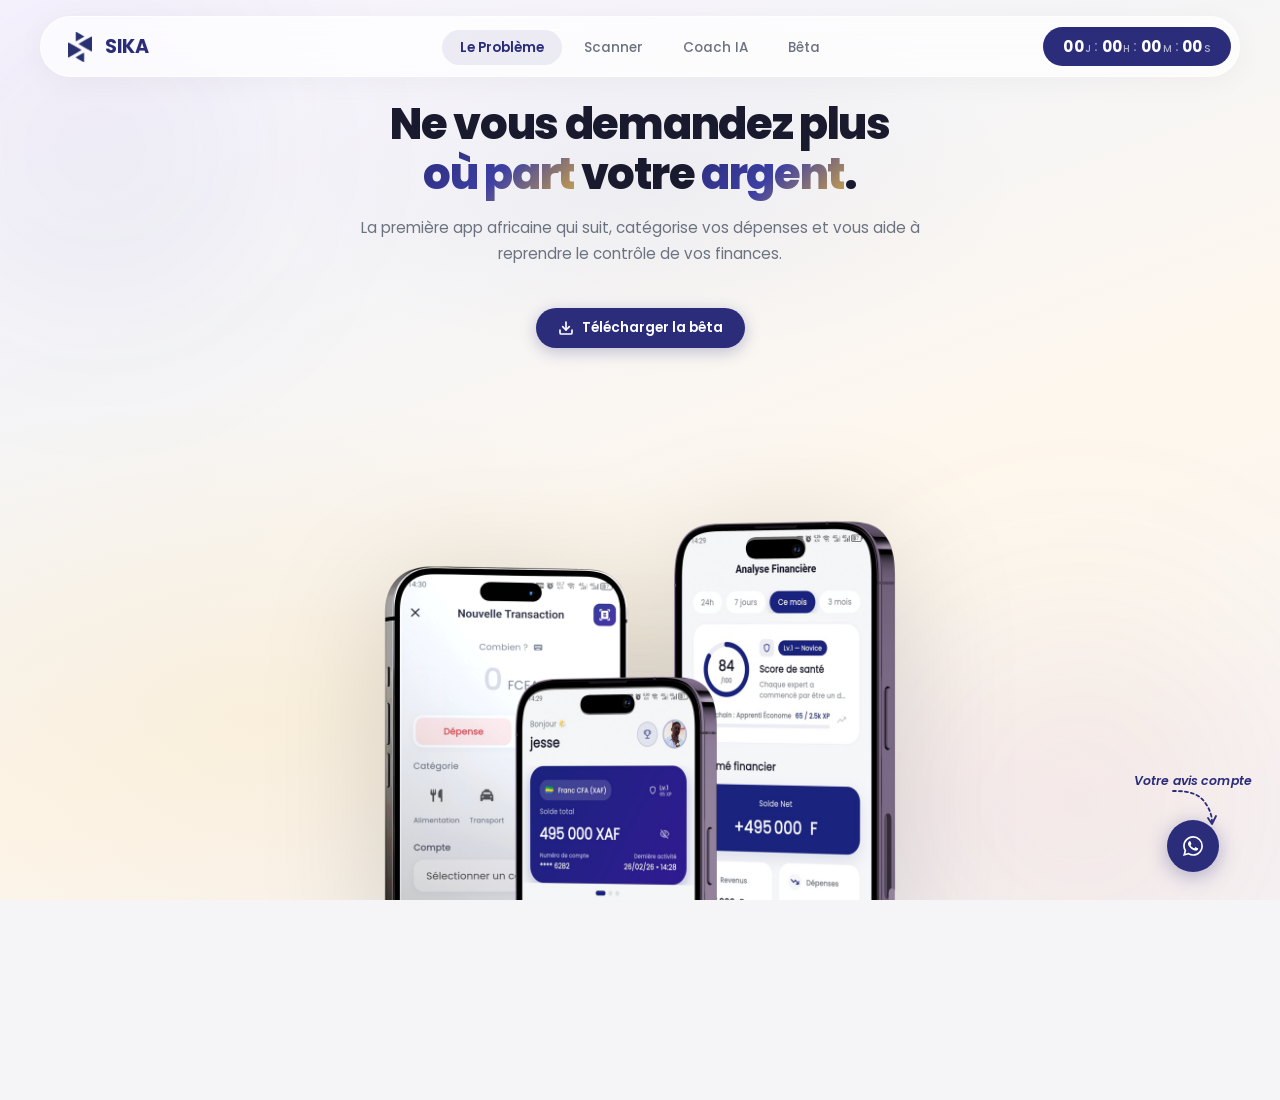
<file: index.html>
<!DOCTYPE html>
<html lang="fr">

<head>
    <meta charset="UTF-8">
    <meta name="viewport" content="width=device-width, initial-scale=1.0">
    <title>SIKA — L'app gabonaise qui gère votre budget à votre place</title>
    <meta name="description"
        content="SIKA scanne vos reçus, catégorise vos SMS bancaires (Airtel, Moov, UBA) et vous aide à épargner. Rejoignez la bêta.">
    <link rel="icon" type="image/png" href="img/Logo.png">
    <link rel="preconnect" href="https://fonts.googleapis.com">
    <link rel="preconnect" href="https://fonts.gstatic.com" crossorigin>
    <link href="https://fonts.googleapis.com/css2?family=Poppins:wght@300;400;500;600;700;800&display=swap"
        rel="stylesheet">
    <link rel="stylesheet" href="styles.css">

    <!-- PostHog Analytics -->
    <script>
        !function (t, e) { var o, n, p, r; e.__SV || (window.posthog = e, e._i = [], e.init = function (i, s, a) { function g(t, e) { var o = e.split("."); 2 == o.length && (t = t[o[0]], e = o[1]), t[e] = function () { t.push([e].concat(Array.prototype.slice.call(arguments, 0))) } } (p = t.createElement("script")).type = "text/javascript", p.async = !0, p.src = s.api_host.replace(/\/$/, '') + "/static/array.js", (r = t.getElementsByTagName("script")[0]).parentNode.insertBefore(p, r); var u = e; for (void 0 !== a ? u = e[a] = [] : a = "posthog", u.people = u.people || [], u.toString = function (t) { var e = "posthog"; return "posthog" !== a && (e += "." + a), t || (e += " (stub)"), e }, u.people.toString = function () { return u.toString(1) + ".people (stub)" }, o = "init capture register register_once register_for_session unregister opt_out_capturing has_opted_out_capturing opt_in_capturing reset isFeatureEnabled onFeatureFlags getFeatureFlag getFeatureFlagPayload reloadFeatureFlags group identify setPersonProperties setPersonPropertiesForFlags resetPersonPropertiesForFlags setGroupPropertiesForFlags resetGroupPropertiesForFlags".split(" "), n = 0; n < o.length; n++)g(u, o[n]); e._i.push([i, s, a]) }, e.__SV = 1) }(document, window.posthog || []);
        posthog.init('phc_7uEZqcRFLUEUzhjjLvRkpLwQJwjXhKTSuQkO2NCC2gE', {
            api_host: 'https://eu.i.posthog.com',
            person_profiles: 'identified_only'
        });
    </script>
</head>

<body>
    <!-- Decorative gradient blobs -->
    <div class="blob blob-1"></div>
    <div class="blob blob-2"></div>

    <!-- HEADER / NAV -->
    <header class="header">
        <nav class="nav">
            <a href="#" class="logo">
                <img src="img/Logo.png" alt="SIKA Logo" class="logo-img">
                <span class="logo-text">SIKA</span>
            </a>
            <ul class="nav-links" id="navLinks">
                <li><a href="#" class="nav-link active" data-slide="0">Le Problème</a></li>
                <li><a href="#" class="nav-link" data-slide="1">Scanner</a></li>
                <li><a href="#" class="nav-link" data-slide="2">Coach IA</a></li>
                <li><a href="#" class="nav-link" data-slide="3">Bêta</a></li>
            </ul>
            <!-- Countdown to March 31 -->
            <div class="countdown-wrapper">
                <div class="countdown" id="countdown">
                    <div class="countdown-unit">
                        <span class="countdown-value" id="cd-days">--</span>
                        <span class="countdown-suffix">j</span>
                    </div>
                    <span class="countdown-sep">:</span>
                    <div class="countdown-unit">
                        <span class="countdown-value" id="cd-hours">--</span>
                        <span class="countdown-suffix">h</span>
                    </div>
                    <span class="countdown-sep">:</span>
                    <div class="countdown-unit">
                        <span class="countdown-value" id="cd-minutes">--</span>
                        <span class="countdown-suffix">m</span>
                    </div>
                    <span class="countdown-sep">:</span>
                    <div class="countdown-unit">
                        <span class="countdown-value" id="cd-seconds">--</span>
                        <span class="countdown-suffix">s</span>
                    </div>
                </div>
            </div>
        </nav>
    </header>

    <!-- HERO SECTION -->
    <main class="hero">
        <!-- Text slider — no visible controls -->
        <div class="hero-content">
            <div class="slider" id="heroSlider">
                <!-- Slide 1 — Le Problème -->
                <div class="slide active">
                    <h1 class="hero-title">
                        Ne vous demandez plus<br>
                        <span class="highlight">où part</span> votre <span class="highlight">argent</span>.
                    </h1>
                    <p class="hero-subtitle">
                        La première app africaine qui suit, catégorise vos dépenses et vous aide
                        à reprendre le contrôle de vos finances.
                    </p>
                </div>
                <!-- Slide 2 — Scanner -->
                <div class="slide">
                    <h1 class="hero-title">
                        Fini les calculs.<br>
                        <span class="highlight">Scannez vos reçus</span>, SIKA <span class="highlight">s'occupe du
                            reste</span>.
                    </h1>
                    <p class="hero-subtitle">
                        Scannez vos tickets, factures etc... en un clic.
                        L'IA extrait le montant et le marchand instantanément.
                        Zéro saisie manuelle.
                    </p>
                </div>
                <!-- Slide 3 — Coach IA -->
                <div class="slide">
                    <h1 class="hero-title">
                        Votre coach financier qui<br>
                        vous dit <span class="highlight">quand</span> <span class="highlight">freiner</span>.
                    </h1>
                    <p class="hero-subtitle">
                        Trop de data internet ? Trop de sorties ? L'IA analyse vos
                        habitudes et vous donne des conseils personnalisés pour mieux
                        épargner.
                    </p>
                </div>
                <!-- Slide 4 — Bêta -->
                <div class="slide">
                    <h1 class="hero-title">
                        Construisons <span class="highlight">SIKA</span><br>
                        <span class="highlight">ensemble</span>.
                    </h1>
                    <p class="hero-subtitle">
                        En tant que bêta-testeur, votre avis façonne l'application.
                        Signalez un bug, suggérez une fonctionnalité ou partagez votre
                        expérience. Chaque retour nous rapproche du lancement officiel.
                    </p>
                </div>
            </div>

            <button type="button" class="btn-download-hero" id="openModal">
                <svg width="16" height="16" viewBox="0 0 24 24" fill="none" stroke="currentColor" stroke-width="2.5"
                    stroke-linecap="round" stroke-linejoin="round">
                    <path d="M21 15v4a2 2 0 0 1-2 2H5a2 2 0 0 1-2-2v-4" />
                    <polyline points="7 10 12 15 17 10" />
                    <line x1="12" y1="15" x2="12" y2="3" />
                </svg>
                Télécharger la bêta
            </button>
        </div>

        <!-- Phone mockups at the bottom center -->
        <div class="hero-mockup">
            <div class="mockup-glow"></div>
            <img src="img/mockup.png" alt="SIKA App Screenshots" class="mockup-img">
        </div>
    </main>

    <!-- DOWNLOAD MODAL -->
    <div class="modal-overlay" id="modalOverlay">
        <div class="modal">
            <button class="modal-close" id="modalClose">
                <svg width="20" height="20" viewBox="0 0 24 24" fill="none" stroke="currentColor" stroke-width="2.5"
                    stroke-linecap="round" stroke-linejoin="round">
                    <line x1="18" y1="6" x2="6" y2="18" />
                    <line x1="6" y1="6" x2="18" y2="18" />
                </svg>
            </button>

            <div class="modal-logo">
                <img src="img/Logo.png" alt="SIKA" width="40" height="40">
            </div>

            <!-- Step 1: Email form -->
            <div class="modal-step" id="modalStep1">
                <h2 class="modal-title">Accédez à la version bêta</h2>
                <p class="modal-desc">
                    Vous êtes sur le point de télécharger la <strong>version bêta</strong> de SIKA,
                    avant le lancement officiel de l'application. Entrez votre adresse e-mail pour continuer.
                </p>

                <div class="modal-countdown">
                    <span class="modal-countdown-label">Lancement officiel dans</span>
                    <div class="modal-countdown-timer">
                        <span id="modal-days">--</span>j
                        <span class="modal-cd-sep">:</span>
                        <span id="modal-hours">--</span>h
                        <span class="modal-cd-sep">:</span>
                        <span id="modal-min">--</span>m
                        <span class="modal-cd-sep">:</span>
                        <span id="modal-sec">--</span>s
                    </div>
                </div>

                <form class="modal-form" id="betaForm">
                    <div class="input-wrapper">
                        <svg width="18" height="18" viewBox="0 0 24 24" fill="none" stroke="currentColor"
                            stroke-width="2" stroke-linecap="round" stroke-linejoin="round">
                            <rect x="2" y="4" width="20" height="16" rx="2" />
                            <path d="m22 7-8.97 5.7a1.94 1.94 0 0 1-2.06 0L2 7" />
                        </svg>
                        <input type="email" id="emailInput" placeholder="votre@email.com" required autocomplete="email">
                    </div>
                    <button type="submit" class="modal-submit">
                        Continuer
                        <svg width="16" height="16" viewBox="0 0 24 24" fill="none" stroke="currentColor"
                            stroke-width="2.5" stroke-linecap="round" stroke-linejoin="round">
                            <path d="M5 12h14" />
                            <path d="m12 5 7 7-7 7" />
                        </svg>
                    </button>
                </form>
                <p class="modal-legal">En continuant, vous acceptez de recevoir des actualités sur SIKA.</p>
            </div>

            <!-- Step 2: Download -->
            <div class="modal-step hidden" id="modalStep2">
                <div class="modal-success-icon">
                    <svg width="40" height="40" viewBox="0 0 24 24" fill="none" stroke="currentColor" stroke-width="2"
                        stroke-linecap="round" stroke-linejoin="round">
                        <path d="M22 11.08V12a10 10 0 1 1-5.93-9.14" />
                        <polyline points="22 4 12 14.01 9 11.01" />
                    </svg>
                </div>
                <h2 class="modal-title">Merci !</h2>
                <p class="modal-desc">Votre accès bêta est prêt. Cliquez ci-dessous pour télécharger l'APK.</p>
                <a href="https://github.com/JesseOgoula/Landing-Page/releases/latest/download/Sika.apk"
                    class="modal-download-btn" onclick="posthog.capture('apk_download_clicked')">
                    <svg width="20" height="20" viewBox="0 0 24 24" fill="none" stroke="currentColor" stroke-width="2.5"
                        stroke-linecap="round" stroke-linejoin="round">
                        <path d="M21 15v4a2 2 0 0 1-2 2H5a2 2 0 0 1-2-2v-4" />
                        <polyline points="7 10 12 15 17 10" />
                        <line x1="12" y1="15" x2="12" y2="3" />
                    </svg>
                    Télécharger SIKA.apk
                </a>

                <!-- Security reassurance -->
                <div class="apk-trust-badge">
                    <svg width="14" height="14" viewBox="0 0 24 24" fill="none" stroke="currentColor" stroke-width="2"
                        stroke-linecap="round" stroke-linejoin="round">
                        <path d="M12 22s8-4 8-10V5l-8-3-8 3v7c0 6 8 10 8 10z" />
                        <polyline points="9 12 11.5 14.5 15 9.5" />
                    </svg>
                    Fichier scanné et vérifié par <strong>VirusTotal</strong>
                </div>

                <p class="modal-legal">Version bêta sécurisée — Android uniquement</p>

                <!-- WhatsApp community -->
                <a href="https://chat.whatsapp.com/Gl7tD9B7yvF3ZFzOH798to" target="_blank" rel="noopener"
                    class="btn-whatsapp" onclick="posthog.capture('whatsapp_clicked', {source: 'download_modal'})">
                    <svg width="18" height="18" viewBox="0 0 24 24" fill="currentColor">
                        <path
                            d="M17.472 14.382c-.297-.149-1.758-.867-2.03-.967-.273-.099-.471-.148-.67.15-.197.297-.767.966-.94 1.164-.173.199-.347.223-.644.075-.297-.15-1.255-.463-2.39-1.475-.883-.788-1.48-1.761-1.653-2.059-.173-.297-.018-.458.13-.606.134-.133.298-.347.446-.52.149-.174.198-.298.298-.497.099-.198.05-.371-.025-.52-.075-.149-.669-1.612-.916-2.207-.242-.579-.487-.5-.669-.51-.173-.008-.371-.01-.57-.01-.198 0-.52.074-.792.372-.272.297-1.04 1.016-1.04 2.479 0 1.462 1.065 2.875 1.213 3.074.149.198 2.096 3.2 5.077 4.487.709.306 1.262.489 1.694.625.712.227 1.36.195 1.871.118.571-.085 1.758-.719 2.006-1.413.248-.694.248-1.289.173-1.413-.074-.124-.272-.198-.57-.347m-5.421 7.403h-.004a9.87 9.87 0 01-5.031-1.378l-.361-.214-3.741.982.998-3.648-.235-.374a9.86 9.86 0 01-1.51-5.26c.001-5.45 4.436-9.884 9.888-9.884 2.64 0 5.122 1.03 6.988 2.898a9.825 9.825 0 012.893 6.994c-.003 5.45-4.437 9.884-9.885 9.884m8.413-18.297A11.815 11.815 0 0012.05 0C5.495 0 .16 5.335.157 11.892c0 2.096.547 4.142 1.588 5.945L.057 24l6.305-1.654a11.882 11.882 0 005.683 1.448h.005c6.554 0 11.89-5.335 11.893-11.893a11.821 11.821 0 00-3.48-8.413z" />
                    </svg>
                    Rejoindre le groupe des testeurs
                </a>
            </div>
        </div>
    </div>

    <!-- FEEDBACK MODAL -->
    <div class="modal-overlay" id="feedbackOverlay">
        <div class="modal">
            <button class="modal-close" id="feedbackClose">
                <svg width="20" height="20" viewBox="0 0 24 24" fill="none" stroke="currentColor" stroke-width="2.5"
                    stroke-linecap="round" stroke-linejoin="round">
                    <line x1="18" y1="6" x2="6" y2="18" />
                    <line x1="6" y1="6" x2="18" y2="18" />
                </svg>
            </button>

            <div class="modal-logo">
                <img src="img/Logo.png" alt="SIKA" width="40" height="40">
            </div>

            <!-- Feedback form -->
            <div class="modal-step" id="feedbackStep1">
                <h2 class="modal-title">Votre avis compte</h2>
                <p class="modal-desc">
                    Aidez-nous à améliorer SIKA en partageant votre expérience avec la version bêta.
                </p>

                <form class="feedback-form" id="feedbackForm">
                    <div class="input-wrapper">
                        <svg width="18" height="18" viewBox="0 0 24 24" fill="none" stroke="currentColor"
                            stroke-width="2" stroke-linecap="round" stroke-linejoin="round">
                            <path d="M20 21v-2a4 4 0 0 0-4-4H8a4 4 0 0 0-4 4v2" />
                            <circle cx="12" cy="7" r="4" />
                        </svg>
                        <input type="text" id="feedbackName" placeholder="Votre nom" required>
                    </div>
                    <div class="input-wrapper">
                        <svg width="18" height="18" viewBox="0 0 24 24" fill="none" stroke="currentColor"
                            stroke-width="2" stroke-linecap="round" stroke-linejoin="round">
                            <rect x="2" y="4" width="20" height="16" rx="2" />
                            <path d="m22 7-8.97 5.7a1.94 1.94 0 0 1-2.06 0L2 7" />
                        </svg>
                        <input type="email" id="feedbackEmail" placeholder="votre@email.com" required>
                    </div>
                    <div class="textarea-wrapper">
                        <textarea id="feedbackMessage"
                            placeholder="Décrivez votre expérience, signalez un bug, ou suggérez une amélioration..."
                            rows="4" required></textarea>
                    </div>
                    <button type="submit" class="modal-submit" style="width:100%;justify-content:center;">
                        Envoyer
                        <svg width="16" height="16" viewBox="0 0 24 24" fill="none" stroke="currentColor"
                            stroke-width="2.5" stroke-linecap="round" stroke-linejoin="round">
                            <line x1="22" y1="2" x2="11" y2="13" />
                            <polygon points="22 2 15 22 11 13 2 9 22 2" />
                        </svg>
                    </button>
                </form>
            </div>

            <!-- Feedback success -->
            <div class="modal-step hidden" id="feedbackStep2">
                <div class="modal-success-icon">
                    <svg width="40" height="40" viewBox="0 0 24 24" fill="none" stroke="currentColor" stroke-width="2"
                        stroke-linecap="round" stroke-linejoin="round">
                        <path d="M22 11.08V12a10 10 0 1 1-5.93-9.14" />
                        <polyline points="22 4 12 14.01 9 11.01" />
                    </svg>
                </div>
                <h2 class="modal-title">Merci pour votre retour !</h2>
                <p class="modal-desc">Votre avis nous aide à construire une meilleure application. À bientôt sur SIKA !
                </p>
            </div>
        </div>
    </div>

    <!-- Floating WhatsApp button + label -->
    <div class="fab-wrapper">
        <div class="fab-label">
            <span>Votre avis compte</span>
            <svg class="fab-arrow" width="50" height="40" viewBox="0 0 50 40" fill="none">
                <path d="M5 5 C 15 5, 30 5, 38 18 C 42 24, 44 30, 44 36" stroke="#2B2D7B" stroke-width="1.8"
                    stroke-linecap="round" fill="none" stroke-dasharray="3 3" />
                <path d="M40 32 L44 38 L48 30" stroke="#2B2D7B" stroke-width="1.8" stroke-linecap="round"
                    stroke-linejoin="round" fill="none" />
            </svg>
        </div>
        <a href="https://chat.whatsapp.com/Gl7tD9B7yvF3ZFzOH798to" target="_blank" rel="noopener" class="fab-feedback"
            id="fabFeedback" title="Rejoindre le groupe WhatsApp"
            onclick="posthog.capture('whatsapp_clicked', {source: 'floating_button'})">
            <svg width="20" height="20" viewBox="0 0 24 24" fill="currentColor">
                <path
                    d="M17.472 14.382c-.297-.149-1.758-.867-2.03-.967-.273-.099-.471-.148-.67.15-.197.297-.767.966-.94 1.164-.173.199-.347.223-.644.075-.297-.15-1.255-.463-2.39-1.475-.883-.788-1.48-1.761-1.653-2.059-.173-.297-.018-.458.13-.606.134-.133.298-.347.446-.52.149-.174.198-.298.298-.497.099-.198.05-.371-.025-.52-.075-.149-.669-1.612-.916-2.207-.242-.579-.487-.5-.669-.51-.173-.008-.371-.01-.57-.01-.198 0-.52.074-.792.372-.272.297-1.04 1.016-1.04 2.479 0 1.462 1.065 2.875 1.213 3.074.149.198 2.096 3.2 5.077 4.487.709.306 1.262.489 1.694.625.712.227 1.36.195 1.871.118.571-.085 1.758-.719 2.006-1.413.248-.694.248-1.289.173-1.413-.074-.124-.272-.198-.57-.347m-5.421 7.403h-.004a9.87 9.87 0 01-5.031-1.378l-.361-.214-3.741.982.998-3.648-.235-.374a9.86 9.86 0 01-1.51-5.26c.001-5.45 4.436-9.884 9.888-9.884 2.64 0 5.122 1.03 6.988 2.898a9.825 9.825 0 012.893 6.994c-.003 5.45-4.437 9.884-9.885 9.884m8.413-18.297A11.815 11.815 0 0012.05 0C5.495 0 .16 5.335.157 11.892c0 2.096.547 4.142 1.588 5.945L.057 24l6.305-1.654a11.882 11.882 0 005.683 1.448h.005c6.554 0 11.89-5.335 11.893-11.893a11.821 11.821 0 00-3.48-8.413z" />
            </svg>
        </a>
    </div>

    <script>
        // ======================
        // COUNTDOWN to March 31
        // ======================
        const targetDate = new Date('2026-03-31T23:59:59');

        function updateCountdown() {
            const now = new Date();
            const diff = targetDate - now;

            if (diff <= 0) {
                document.getElementById('cd-days').textContent = '00';
                document.getElementById('cd-hours').textContent = '00';
                document.getElementById('cd-minutes').textContent = '00';
                document.getElementById('cd-seconds').textContent = '00';
                return;
            }

            const days = Math.floor(diff / (1000 * 60 * 60 * 24));
            const hours = Math.floor((diff % (1000 * 60 * 60 * 24)) / (1000 * 60 * 60));
            const minutes = Math.floor((diff % (1000 * 60 * 60)) / (1000 * 60));
            const seconds = Math.floor((diff % (1000 * 60)) / 1000);

            document.getElementById('cd-days').textContent = String(days).padStart(2, '0');
            document.getElementById('cd-hours').textContent = String(hours).padStart(2, '0');
            document.getElementById('cd-minutes').textContent = String(minutes).padStart(2, '0');
            document.getElementById('cd-seconds').textContent = String(seconds).padStart(2, '0');
        }

        updateCountdown();
        setInterval(updateCountdown, 1000);

        // ======================
        // TEXT SLIDER + NAV SYNC
        // ======================
        const slides = document.querySelectorAll('#heroSlider .slide');
        const navLinks = document.querySelectorAll('#navLinks .nav-link');
        let currentSlide = 0;
        const slideInterval = 5000; // 5 seconds

        function goToSlide(index) {
            // Fade out current
            slides[currentSlide].classList.remove('active');
            slides[currentSlide].classList.add('exit');
            navLinks[currentSlide].classList.remove('active');

            // Move to target
            currentSlide = index;

            // Fade in next + highlight nav
            slides[currentSlide].classList.add('active');
            navLinks[currentSlide].classList.add('active');

            // Clean up exit class after animation
            setTimeout(() => {
                slides.forEach(s => s.classList.remove('exit'));
            }, 700);
        }

        function nextSlide() {
            goToSlide((currentSlide + 1) % slides.length);
        }

        // Click on nav link to jump to slide
        navLinks.forEach(link => {
            link.addEventListener('click', (e) => {
                e.preventDefault();
                const idx = parseInt(link.dataset.slide);
                if (idx !== currentSlide) {
                    clearInterval(autoSlide);
                    goToSlide(idx);
                    autoSlide = setInterval(nextSlide, slideInterval);
                }
            });
        });

        let autoSlide = setInterval(nextSlide, slideInterval);

        // ======================
        // MODAL
        // ======================
        const modalOverlay = document.getElementById('modalOverlay');
        const modalClose = document.getElementById('modalClose');
        const openModal = document.getElementById('openModal');
        const betaForm = document.getElementById('betaForm');
        const modalStep1 = document.getElementById('modalStep1');
        const modalStep2 = document.getElementById('modalStep2');

        // Modal countdown sync
        function updateModalCountdown() {
            const now = new Date();
            const diff = targetDate - now;
            if (diff <= 0) return;
            const d = Math.floor(diff / (1000 * 60 * 60 * 24));
            const h = Math.floor((diff % (1000 * 60 * 60 * 24)) / (1000 * 60 * 60));
            const m = Math.floor((diff % (1000 * 60 * 60)) / (1000 * 60));
            const s = Math.floor((diff % (1000 * 60)) / 1000);
            document.getElementById('modal-days').textContent = String(d).padStart(2, '0');
            document.getElementById('modal-hours').textContent = String(h).padStart(2, '0');
            document.getElementById('modal-min').textContent = String(m).padStart(2, '0');
            document.getElementById('modal-sec').textContent = String(s).padStart(2, '0');
        }
        setInterval(updateModalCountdown, 1000);

        openModal.addEventListener('click', () => {
            modalOverlay.classList.add('active');
            document.body.style.overflow = 'hidden';
            updateModalCountdown();
            // PostHog: l'utilisateur ouvre la modale de téléchargement
            posthog.capture('download_modal_opened');
        });

        modalClose.addEventListener('click', () => {
            modalOverlay.classList.remove('active');
        });

        modalOverlay.addEventListener('click', (e) => {
            if (e.target === modalOverlay) {
                modalOverlay.classList.remove('active');
            }
        });

        betaForm.addEventListener('submit', (e) => {
            e.preventDefault();
            const email = document.getElementById('emailInput').value;

            // Save email to localStorage
            const signups = JSON.parse(localStorage.getItem('sika_signups') || '[]');
            signups.push({ email, date: new Date().toISOString() });
            localStorage.setItem('sika_signups', JSON.stringify(signups));

            // Show download step immediately (don't wait for API)
            modalStep1.classList.add('hidden');
            modalStep2.classList.remove('hidden');

            // PostHog: l'utilisateur a soumis son email
            posthog.capture('beta_email_submitted', { email: email });
            posthog.identify(email, { email: email });

            // Send welcome email via Brevo (in background, non-blocking)
            fetch('https://edlzwznspatuvoyyltwf.supabase.co/functions/v1/send-welcome-email', {
                method: 'POST',
                headers: { 'Content-Type': 'application/json' },
                body: JSON.stringify({ email }),
            })
                .then(res => res.json())
                .then(data => {
                    if (data.success) {
                        console.log('✓ Brevo: welcome email sent to', email);
                    } else {
                        console.warn('⚠ Brevo warning:', data.warning || data.error);
                    }
                })
                .catch(err => {
                    console.error('✗ Brevo API error:', err);
                });
        });

        // ======================
        // FEEDBACK MODAL
        // ======================
        const feedbackOverlay = document.getElementById('feedbackOverlay');
        const feedbackClose = document.getElementById('feedbackClose');
        const feedbackForm = document.getElementById('feedbackForm');
        const feedbackStep1 = document.getElementById('feedbackStep1');
        const feedbackStep2 = document.getElementById('feedbackStep2');
        const fabFeedback = document.getElementById('fabFeedback');



        feedbackClose.addEventListener('click', () => {
            feedbackOverlay.classList.remove('active');
        });

        feedbackOverlay.addEventListener('click', (e) => {
            if (e.target === feedbackOverlay) {
                feedbackOverlay.classList.remove('active');
            }
        });

        feedbackForm.addEventListener('submit', (e) => {
            e.preventDefault();
            const name = document.getElementById('feedbackName').value;
            const email = document.getElementById('feedbackEmail').value;
            const message = document.getElementById('feedbackMessage').value;

            // Save feedback to localStorage
            const feedbacks = JSON.parse(localStorage.getItem('sika_feedbacks') || '[]');
            feedbacks.push({ name, email, message, date: new Date().toISOString() });
            localStorage.setItem('sika_feedbacks', JSON.stringify(feedbacks));

            feedbackStep1.classList.add('hidden');
            feedbackStep2.classList.remove('hidden');

            // PostHog: l'utilisateur a envoyé un feedback
            posthog.capture('feedback_submitted', { name: name, email: email });
        });

        // ======================
        // HIDDEN ADMIN ACCESS (click logo 5 times)
        // ======================
        let logoClicks = 0;
        let logoTimer = null;
        document.querySelector('.logo').addEventListener('click', (e) => {
            e.preventDefault();
            logoClicks++;
            clearTimeout(logoTimer);
            logoTimer = setTimeout(() => { logoClicks = 0; }, 2000);
            if (logoClicks >= 5) {
                logoClicks = 0;
                window.location.href = 'dashboard.html';
            }
        });
    </script>
</body>

</html>
</file>
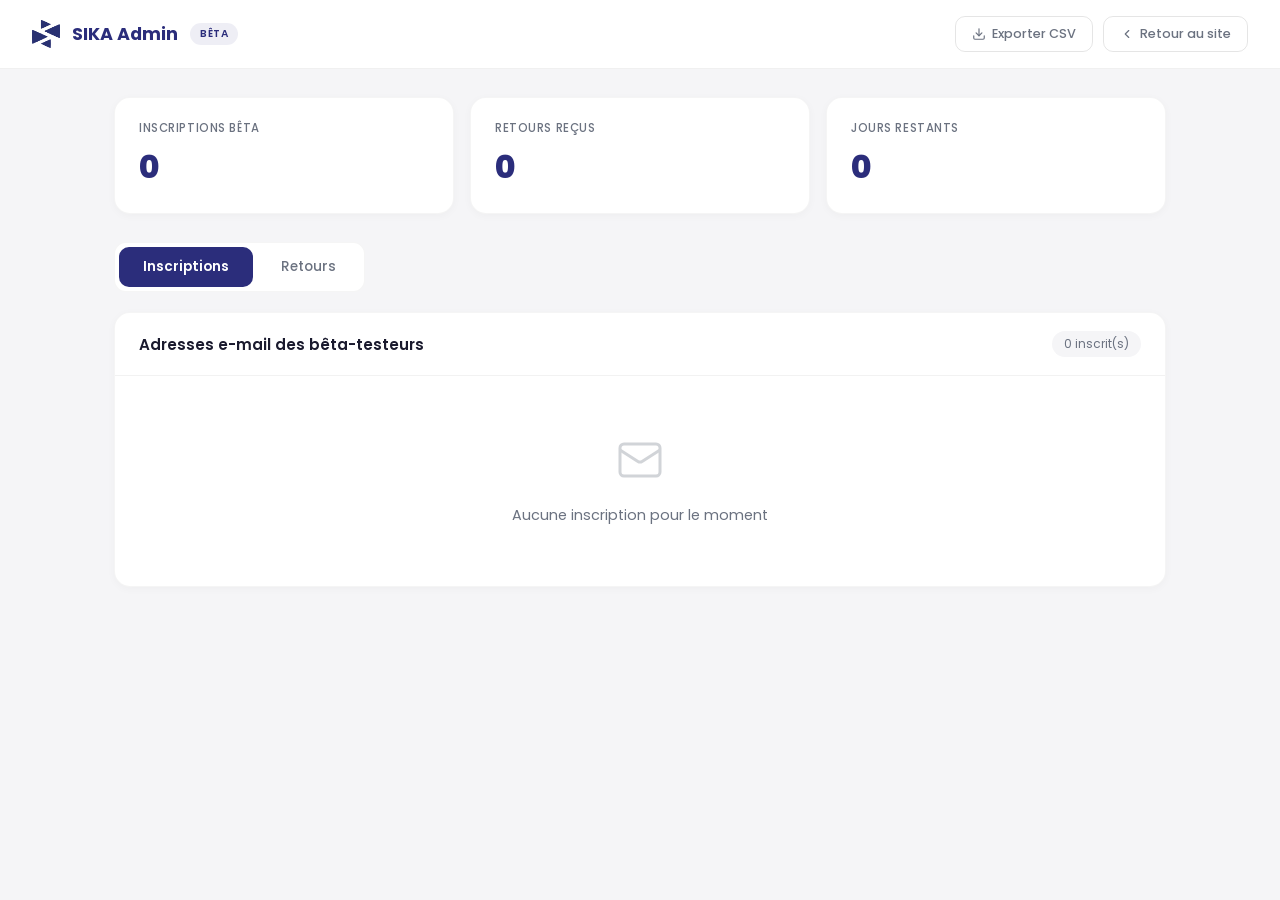
<file: dashboard.html>
<!DOCTYPE html>
<html lang="fr">

<head>
    <meta charset="UTF-8">
    <meta name="viewport" content="width=device-width, initial-scale=1.0">
    <title>SIKA — Tableau de bord Admin</title>
    <link rel="icon" type="image/png" href="img/Logo.png">
    <link rel="preconnect" href="https://fonts.googleapis.com">
    <link rel="preconnect" href="https://fonts.gstatic.com" crossorigin>
    <link href="https://fonts.googleapis.com/css2?family=Poppins:wght@300;400;500;600;700;800&display=swap"
        rel="stylesheet">
    <style>
        *,
        *::before,
        *::after {
            margin: 0;
            padding: 0;
            box-sizing: border-box;
        }

        :root {
            --night-blue: #2B2D7B;
            --night-blue-light: #3d3fa3;
            --amber: #D4A843;
            --pearl: #F5F5F7;
            --white: #ffffff;
            --text-dark: #1a1a2e;
            --text-muted: #6b7280;
            --success: #22c55e;
            --danger: #ef4444;
        }

        body {
            font-family: 'Poppins', -apple-system, BlinkMacSystemFont, sans-serif;
            background: var(--pearl);
            color: var(--text-dark);
            min-height: 100vh;
        }

        /* Top bar */
        .topbar {
            background: var(--white);
            border-bottom: 1px solid rgba(0, 0, 0, 0.06);
            padding: 16px 32px;
            display: flex;
            align-items: center;
            justify-content: space-between;
            position: sticky;
            top: 0;
            z-index: 10;
        }

        .topbar-left {
            display: flex;
            align-items: center;
            gap: 12px;
        }

        .topbar-left img {
            width: 28px;
            height: 28px;
        }

        .topbar-title {
            font-size: 1.1rem;
            font-weight: 700;
            color: var(--night-blue);
        }

        .topbar-badge {
            font-size: 0.65rem;
            font-weight: 600;
            background: rgba(43, 45, 123, 0.08);
            color: var(--night-blue);
            padding: 3px 10px;
            border-radius: 20px;
            letter-spacing: 0.05em;
            text-transform: uppercase;
        }

        .topbar-right {
            display: flex;
            gap: 10px;
        }

        .topbar-btn {
            display: flex;
            align-items: center;
            gap: 6px;
            background: none;
            border: 1.5px solid rgba(0, 0, 0, 0.1);
            padding: 8px 16px;
            border-radius: 10px;
            font-family: inherit;
            font-size: 0.8rem;
            font-weight: 500;
            color: var(--text-muted);
            cursor: pointer;
            transition: all 0.2s ease;
            text-decoration: none;
        }

        .topbar-btn:hover {
            border-color: var(--night-blue);
            color: var(--night-blue);
        }

        .topbar-btn.danger:hover {
            border-color: var(--danger);
            color: var(--danger);
        }

        /* Main content */
        .dashboard {
            max-width: 1100px;
            margin: 0 auto;
            padding: 28px 24px;
        }

        /* Stats row */
        .stats {
            display: grid;
            grid-template-columns: repeat(auto-fit, minmax(200px, 1fr));
            gap: 16px;
            margin-bottom: 28px;
        }

        .stat-card {
            background: var(--white);
            border-radius: 16px;
            padding: 22px 24px;
            border: 1px solid rgba(0, 0, 0, 0.04);
            box-shadow: 0 2px 8px rgba(0, 0, 0, 0.03);
        }

        .stat-label {
            font-size: 0.72rem;
            font-weight: 500;
            color: var(--text-muted);
            text-transform: uppercase;
            letter-spacing: 0.05em;
            margin-bottom: 6px;
        }

        .stat-value {
            font-size: 2rem;
            font-weight: 800;
            color: var(--night-blue);
            letter-spacing: -0.02em;
        }

        /* Tabs */
        .tabs {
            display: flex;
            gap: 4px;
            margin-bottom: 20px;
            background: var(--white);
            padding: 4px;
            border-radius: 12px;
            width: fit-content;
            border: 1px solid rgba(0, 0, 0, 0.04);
        }

        .tab {
            padding: 10px 24px;
            border: none;
            background: transparent;
            font-family: inherit;
            font-size: 0.85rem;
            font-weight: 500;
            color: var(--text-muted);
            cursor: pointer;
            border-radius: 10px;
            transition: all 0.2s ease;
        }

        .tab.active {
            background: var(--night-blue);
            color: var(--white);
            font-weight: 600;
        }

        .tab:hover:not(.active) {
            background: rgba(0, 0, 0, 0.03);
        }

        /* Table panel */
        .panel {
            background: var(--white);
            border-radius: 16px;
            border: 1px solid rgba(0, 0, 0, 0.04);
            box-shadow: 0 2px 8px rgba(0, 0, 0, 0.03);
            overflow: hidden;
        }

        .panel-header {
            padding: 18px 24px;
            border-bottom: 1px solid rgba(0, 0, 0, 0.05);
            display: flex;
            align-items: center;
            justify-content: space-between;
        }

        .panel-title {
            font-size: 0.95rem;
            font-weight: 600;
        }

        .panel-count {
            font-size: 0.75rem;
            color: var(--text-muted);
            background: var(--pearl);
            padding: 4px 12px;
            border-radius: 20px;
        }

        table {
            width: 100%;
            border-collapse: collapse;
        }

        th {
            text-align: left;
            font-size: 0.7rem;
            font-weight: 600;
            color: var(--text-muted);
            text-transform: uppercase;
            letter-spacing: 0.06em;
            padding: 12px 24px;
            background: rgba(0, 0, 0, 0.01);
            border-bottom: 1px solid rgba(0, 0, 0, 0.05);
        }

        td {
            padding: 14px 24px;
            font-size: 0.85rem;
            border-bottom: 1px solid rgba(0, 0, 0, 0.03);
            color: var(--text-dark);
        }

        tr:last-child td {
            border-bottom: none;
        }

        tr:hover td {
            background: rgba(43, 45, 123, 0.02);
        }

        .email-cell {
            font-weight: 500;
            color: var(--night-blue);
        }

        .date-cell {
            color: var(--text-muted);
            font-size: 0.78rem;
        }

        .message-cell {
            max-width: 400px;
            line-height: 1.5;
            font-size: 0.82rem;
        }

        .empty-state {
            padding: 60px 24px;
            text-align: center;
            color: var(--text-muted);
        }

        .empty-state svg {
            margin-bottom: 14px;
            opacity: 0.3;
        }

        .empty-state p {
            font-size: 0.9rem;
        }

        .tab-content {
            display: none;
        }

        .tab-content.active {
            display: block;
        }

        .delete-btn {
            background: none;
            border: none;
            cursor: pointer;
            color: #ccc;
            padding: 4px;
            border-radius: 6px;
            transition: all 0.2s ease;
            display: flex;
            align-items: center;
        }

        .delete-btn:hover {
            color: var(--danger);
            background: rgba(239, 68, 68, 0.08);
        }

        @media (max-width: 600px) {
            .topbar {
                padding: 12px 16px;
            }

            .dashboard {
                padding: 16px 12px;
            }

            .topbar-badge {
                display: none;
            }

            th,
            td {
                padding: 10px 14px;
                font-size: 0.78rem;
            }

            .stat-value {
                font-size: 1.6rem;
            }
        }
    </style>
</head>

<body>
    <!-- TOP BAR -->
    <div class="topbar">
        <div class="topbar-left">
            <img src="img/Logo.png" alt="SIKA">
            <span class="topbar-title">SIKA Admin</span>
            <span class="topbar-badge">Bêta</span>
        </div>
        <div class="topbar-right">
            <button class="topbar-btn" id="exportBtn">
                <svg width="14" height="14" viewBox="0 0 24 24" fill="none" stroke="currentColor" stroke-width="2"
                    stroke-linecap="round" stroke-linejoin="round">
                    <path d="M21 15v4a2 2 0 0 1-2 2H5a2 2 0 0 1-2-2v-4" />
                    <polyline points="7 10 12 15 17 10" />
                    <line x1="12" y1="15" x2="12" y2="3" />
                </svg>
                Exporter CSV
            </button>
            <a href="index.html" class="topbar-btn">
                <svg width="14" height="14" viewBox="0 0 24 24" fill="none" stroke="currentColor" stroke-width="2"
                    stroke-linecap="round" stroke-linejoin="round">
                    <path d="m15 18-6-6 6-6" />
                </svg>
                Retour au site
            </a>
        </div>
    </div>

    <!-- DASHBOARD -->
    <div class="dashboard">
        <!-- Stats -->
        <div class="stats">
            <div class="stat-card">
                <div class="stat-label">Inscriptions bêta</div>
                <div class="stat-value" id="statSignups">0</div>
            </div>
            <div class="stat-card">
                <div class="stat-label">Retours reçus</div>
                <div class="stat-value" id="statFeedbacks">0</div>
            </div>
            <div class="stat-card">
                <div class="stat-label">Jours restants</div>
                <div class="stat-value" id="statDays">--</div>
            </div>
        </div>

        <!-- Tabs -->
        <div class="tabs">
            <button class="tab active" data-tab="signups">Inscriptions</button>
            <button class="tab" data-tab="feedbacks">Retours</button>
        </div>

        <!-- Signups table -->
        <div class="tab-content active" id="tab-signups">
            <div class="panel">
                <div class="panel-header">
                    <span class="panel-title">Adresses e-mail des bêta-testeurs</span>
                    <span class="panel-count" id="signupCount">0 inscrit(s)</span>
                </div>
                <div id="signupsTable"></div>
            </div>
        </div>

        <!-- Feedbacks table -->
        <div class="tab-content" id="tab-feedbacks">
            <div class="panel">
                <div class="panel-header">
                    <span class="panel-title">Retours des utilisateurs</span>
                    <span class="panel-count" id="feedbackCount">0 retour(s)</span>
                </div>
                <div id="feedbacksTable"></div>
            </div>
        </div>
    </div>

    <script>
        // ======================
        // DATA
        // ======================
        function getSignups() {
            return JSON.parse(localStorage.getItem('sika_signups') || '[]');
        }

        function getFeedbacks() {
            return JSON.parse(localStorage.getItem('sika_feedbacks') || '[]');
        }

        function formatDate(iso) {
            const d = new Date(iso);
            return d.toLocaleDateString('fr-FR', { day: '2-digit', month: 'short', year: 'numeric' })
                + ' à ' + d.toLocaleTimeString('fr-FR', { hour: '2-digit', minute: '2-digit' });
        }

        // ======================
        // RENDER
        // ======================
        function renderSignups() {
            const data = getSignups();
            const container = document.getElementById('signupsTable');
            document.getElementById('statSignups').textContent = data.length;
            document.getElementById('signupCount').textContent = data.length + ' inscrit(s)';

            if (data.length === 0) {
                container.innerHTML = `
                    <div class="empty-state">
                        <svg width="48" height="48" viewBox="0 0 24 24" fill="none" stroke="currentColor" stroke-width="1.5">
                            <rect x="2" y="4" width="20" height="16" rx="2"/><path d="m22 7-8.97 5.7a1.94 1.94 0 0 1-2.06 0L2 7"/>
                        </svg>
                        <p>Aucune inscription pour le moment</p>
                    </div>`;
                return;
            }

            let html = '<table><thead><tr><th>#</th><th>Email</th><th>Date</th><th></th></tr></thead><tbody>';
            data.forEach((item, i) => {
                html += `<tr>
                    <td class="date-cell">${i + 1}</td>
                    <td class="email-cell">${item.email}</td>
                    <td class="date-cell">${formatDate(item.date)}</td>
                    <td><button class="delete-btn" onclick="deleteSignup(${i})" title="Supprimer">
                        <svg width="14" height="14" viewBox="0 0 24 24" fill="none" stroke="currentColor" stroke-width="2" stroke-linecap="round" stroke-linejoin="round">
                            <polyline points="3 6 5 6 21 6"/><path d="M19 6v14a2 2 0 0 1-2 2H7a2 2 0 0 1-2-2V6m3 0V4a2 2 0 0 1 2-2h4a2 2 0 0 1 2 2v2"/>
                        </svg>
                    </button></td>
                </tr>`;
            });
            html += '</tbody></table>';
            container.innerHTML = html;
        }

        function renderFeedbacks() {
            const data = getFeedbacks();
            const container = document.getElementById('feedbacksTable');
            document.getElementById('statFeedbacks').textContent = data.length;
            document.getElementById('feedbackCount').textContent = data.length + ' retour(s)';

            if (data.length === 0) {
                container.innerHTML = `
                    <div class="empty-state">
                        <svg width="48" height="48" viewBox="0 0 24 24" fill="none" stroke="currentColor" stroke-width="1.5">
                            <path d="M21 15a2 2 0 0 1-2 2H7l-4 4V5a2 2 0 0 1 2-2h14a2 2 0 0 1 2 2z"/>
                        </svg>
                        <p>Aucun retour pour le moment</p>
                    </div>`;
                return;
            }

            let html = '<table><thead><tr><th>#</th><th>Nom</th><th>Email</th><th>Message</th><th>Date</th><th></th></tr></thead><tbody>';
            data.forEach((item, i) => {
                html += `<tr>
                    <td class="date-cell">${i + 1}</td>
                    <td>${item.name}</td>
                    <td class="email-cell">${item.email}</td>
                    <td class="message-cell">${item.message}</td>
                    <td class="date-cell">${formatDate(item.date)}</td>
                    <td><button class="delete-btn" onclick="deleteFeedback(${i})" title="Supprimer">
                        <svg width="14" height="14" viewBox="0 0 24 24" fill="none" stroke="currentColor" stroke-width="2" stroke-linecap="round" stroke-linejoin="round">
                            <polyline points="3 6 5 6 21 6"/><path d="M19 6v14a2 2 0 0 1-2 2H7a2 2 0 0 1-2-2V6m3 0V4a2 2 0 0 1 2-2h4a2 2 0 0 1 2 2v2"/>
                        </svg>
                    </button></td>
                </tr>`;
            });
            html += '</tbody></table>';
            container.innerHTML = html;
        }

        // ======================
        // DELETE
        // ======================
        function deleteSignup(index) {
            if (!confirm('Supprimer cette inscription ?')) return;
            const data = getSignups();
            data.splice(index, 1);
            localStorage.setItem('sika_signups', JSON.stringify(data));
            renderSignups();
        }

        function deleteFeedback(index) {
            if (!confirm('Supprimer ce retour ?')) return;
            const data = getFeedbacks();
            data.splice(index, 1);
            localStorage.setItem('sika_feedbacks', JSON.stringify(data));
            renderFeedbacks();
        }

        // ======================
        // TABS
        // ======================
        document.querySelectorAll('.tab').forEach(tab => {
            tab.addEventListener('click', () => {
                document.querySelectorAll('.tab').forEach(t => t.classList.remove('active'));
                document.querySelectorAll('.tab-content').forEach(c => c.classList.remove('active'));
                tab.classList.add('active');
                document.getElementById('tab-' + tab.dataset.tab).classList.add('active');
            });
        });

        // ======================
        // EXPORT CSV
        // ======================
        document.getElementById('exportBtn').addEventListener('click', () => {
            const activeTab = document.querySelector('.tab.active').dataset.tab;

            if (activeTab === 'signups') {
                const data = getSignups();
                if (data.length === 0) return alert('Aucune donnée à exporter.');
                let csv = 'Email,Date\n';
                data.forEach(d => { csv += `"${d.email}","${d.date}"\n`; });
                downloadCSV(csv, 'sika_inscriptions.csv');
            } else {
                const data = getFeedbacks();
                if (data.length === 0) return alert('Aucune donnée à exporter.');
                let csv = 'Nom,Email,Message,Date\n';
                data.forEach(d => { csv += `"${d.name}","${d.email}","${d.message.replace(/"/g, '""')}","${d.date}"\n`; });
                downloadCSV(csv, 'sika_retours.csv');
            }
        });

        function downloadCSV(content, filename) {
            const blob = new Blob(['\uFEFF' + content], { type: 'text/csv;charset=utf-8;' });
            const url = URL.createObjectURL(blob);
            const a = document.createElement('a');
            a.href = url;
            a.download = filename;
            a.click();
            URL.revokeObjectURL(url);
        }

        // ======================
        // COUNTDOWN
        // ======================
        const target = new Date('2026-03-31T23:59:59');
        function updateDays() {
            const diff = target - new Date();
            document.getElementById('statDays').textContent = diff > 0 ? Math.floor(diff / (1000 * 60 * 60 * 24)) : '0';
        }
        updateDays();

        // ======================
        // INIT
        // ======================
        renderSignups();
        renderFeedbacks();
    </script>
</body>

</html>
</file>
<file: styles.css>
/* ============================================
   SIKA Landing Page — Premium Styles
   ============================================ */

/* --- Reset & Base --- */
*,
*::before,
*::after {
    margin: 0;
    padding: 0;
    box-sizing: border-box;
}

:root {
    --night-blue: #2B2D7B;
    --night-blue-light: #3d3fa3;
    --amber: #D4A843;
    --amber-light: #f0c95c;
    --pearl: #F5F5F7;
    --white: #ffffff;
    --text-dark: #1a1a2e;
    --text-muted: #6b7280;
}

html {
    overflow: hidden;
    height: 100%;
}

body {
    font-family: 'Poppins', -apple-system, BlinkMacSystemFont, sans-serif;
    background: var(--pearl);
    color: var(--text-dark);
    height: 100vh;
    overflow: hidden;
    position: relative;
}

/* --- Background gradient --- */
body::before {
    content: '';
    position: absolute;
    inset: 0;
    background:
        radial-gradient(ellipse 80% 60% at 20% 80%, rgba(212, 168, 67, 0.10) 0%, transparent 60%),
        radial-gradient(ellipse 70% 50% at 80% 90%, rgba(243, 229, 245, 0.45) 0%, transparent 50%),
        radial-gradient(ellipse 60% 40% at 50% 20%, rgba(43, 45, 123, 0.04) 0%, transparent 50%),
        linear-gradient(160deg, #f8f4ff 0%, #f5f5f7 30%, #fef7ed 60%, #fce4ec20 100%);
    z-index: 0;
}

/* --- Decorative Blobs --- */
.blob {
    position: absolute;
    border-radius: 50%;
    filter: blur(80px);
    z-index: 0;
    pointer-events: none;
}

.blob-1 {
    width: 500px;
    height: 500px;
    background: radial-gradient(circle, rgba(43, 45, 123, 0.07) 0%, transparent 70%);
    top: -100px;
    left: -150px;
    animation: floatBlob 20s ease-in-out infinite;
}

.blob-2 {
    width: 600px;
    height: 600px;
    background: radial-gradient(circle, rgba(212, 168, 67, 0.09) 0%, transparent 70%);
    bottom: -200px;
    right: -100px;
    animation: floatBlob 25s ease-in-out infinite reverse;
}

@keyframes floatBlob {

    0%,
    100% {
        transform: translate(0, 0) scale(1);
    }

    25% {
        transform: translate(30px, -20px) scale(1.05);
    }

    50% {
        transform: translate(-20px, 30px) scale(0.95);
    }

    75% {
        transform: translate(10px, 10px) scale(1.02);
    }
}

/* ============================================
   HEADER / NAV
   ============================================ */
.header {
    position: fixed;
    top: 0;
    left: 0;
    right: 0;
    z-index: 100;
    padding: 16px 40px;
}

.nav {
    display: flex;
    align-items: center;
    justify-content: space-between;
    width: 100%;
    max-width: 1200px;
    margin: 0 auto;
    padding: 10px 8px 10px 24px;
    position: relative;
    background: rgba(255, 255, 255, 0.72);
    backdrop-filter: blur(20px);
    -webkit-backdrop-filter: blur(20px);
    border-radius: 60px;
    border: 1px solid rgba(255, 255, 255, 0.6);
    box-shadow: 0 4px 30px rgba(0, 0, 0, 0.04);
}

.logo {
    display: flex;
    align-items: center;
    gap: 10px;
    text-decoration: none;
}

.logo-img {
    width: 30px;
    height: 30px;
    object-fit: contain;
}

.logo-text {
    font-size: 1.2rem;
    font-weight: 700;
    color: var(--night-blue);
    letter-spacing: -0.02em;
}

.nav-links {
    display: flex;
    list-style: none;
    gap: 4px;
    position: absolute;
    left: 50%;
    transform: translateX(-50%);
}

.nav-link {
    text-decoration: none;
    color: var(--text-muted);
    font-size: 0.85rem;
    font-weight: 500;
    padding: 8px 18px;
    border-radius: 30px;
    transition: all 0.4s cubic-bezier(0.4, 0, 0.2, 1);
    position: relative;
    cursor: pointer;
}

.nav-link:hover {
    color: var(--text-dark);
}

.nav-link.active {
    color: var(--night-blue);
    background: rgba(43, 45, 123, 0.08);
    font-weight: 600;
}

/* ============================================
   COUNTDOWN TIMER (replaces download button)
   ============================================ */
.countdown-wrapper {
    display: flex;
    align-items: center;
    gap: 12px;
    background: var(--night-blue);
    padding: 8px 20px;
    border-radius: 50px;
    color: var(--white);
}

.countdown-label {
    font-size: 0.72rem;
    font-weight: 500;
    opacity: 0.8;
    letter-spacing: 0.02em;
    white-space: nowrap;
}

.countdown {
    display: flex;
    align-items: center;
    gap: 2px;
}

.countdown-unit {
    display: flex;
    align-items: baseline;
    gap: 1px;
}

.countdown-value {
    font-size: 0.95rem;
    font-weight: 700;
    font-variant-numeric: tabular-nums;
    letter-spacing: 0.02em;
    min-width: 1.4em;
    text-align: center;
}

.countdown-suffix {
    font-size: 0.6rem;
    font-weight: 500;
    opacity: 0.65;
    text-transform: uppercase;
}

.countdown-sep {
    font-size: 0.85rem;
    font-weight: 600;
    opacity: 0.5;
    margin: 0 1px;
    animation: blink 1s ease-in-out infinite;
}

@keyframes blink {

    0%,
    100% {
        opacity: 0.5;
    }

    50% {
        opacity: 0;
    }
}

/* ============================================
   HERO SECTION — Vertical Centered Layout
   ============================================ */
.hero {
    position: relative;
    z-index: 1;
    height: 100vh;
    display: flex;
    flex-direction: column;
    align-items: center;
    justify-content: flex-start;
    padding-top: 100px;
    overflow: hidden;
}

/* --- Text block centered --- */
.hero-content {
    display: flex;
    flex-direction: column;
    align-items: center;
    text-align: center;
    gap: 18px;
    padding: 0 60px;
    width: 100%;
    animation: fadeInUp 0.8s ease-out;
}

@keyframes fadeInUp {
    from {
        opacity: 0;
        transform: translateY(24px);
    }

    to {
        opacity: 1;
        transform: translateY(0);
    }
}



/* ============================================
   TEXT SLIDER
   ============================================ */
.slider {
    position: relative;
    width: 100%;
    min-height: 190px;
    display: flex;
    align-items: flex-start;
    justify-content: center;
    overflow: hidden;
}

.slide {
    position: absolute;
    top: 0;
    left: 0;
    right: 0;
    display: flex;
    flex-direction: column;
    align-items: center;
    gap: 16px;
    opacity: 0;
    transform: translateX(60px);
    pointer-events: none;
    transition: all 0.7s cubic-bezier(0.4, 0, 0.2, 1);
}

.slide.active {
    opacity: 1;
    transform: translateX(0);
    pointer-events: auto;
}

.slide.exit {
    opacity: 0;
    transform: translateX(-60px);
    pointer-events: none;
}

.hero-title {
    font-size: 2.7rem;
    font-weight: 800;
    line-height: 1.15;
    letter-spacing: -0.03em;
    color: var(--text-dark);
}

.hero-title .highlight {
    background: linear-gradient(135deg, var(--night-blue) 0%, var(--night-blue-light) 50%, var(--amber) 100%);
    -webkit-background-clip: text;
    -webkit-text-fill-color: transparent;
    background-clip: text;
}

.hero-subtitle {
    font-size: 0.95rem;
    line-height: 1.7;
    color: var(--text-muted);
    font-weight: 400;
    max-width: 620px;
}

/* ============================================
   DOWNLOAD BUTTON — Smaller
   ============================================ */
.btn-download-hero {
    display: inline-flex;
    align-items: center;
    gap: 8px;
    text-decoration: none;
    background: var(--night-blue);
    color: var(--white);
    padding: 10px 22px;
    border-radius: 50px;
    font-size: 0.85rem;
    font-weight: 600;
    font-family: inherit;
    border: none;
    cursor: pointer;
    transition: all 0.4s cubic-bezier(0.4, 0, 0.2, 1);
    box-shadow: 0 4px 16px rgba(43, 45, 123, 0.28);
    position: relative;
    overflow: hidden;
}

.btn-download-hero::before {
    content: '';
    position: absolute;
    inset: 0;
    background: linear-gradient(135deg, transparent 0%, rgba(212, 168, 67, 0.3) 100%);
    opacity: 0;
    transition: opacity 0.4s ease;
}

.btn-download-hero:hover {
    transform: translateY(-2px) scale(1.02);
    box-shadow: 0 6px 24px rgba(43, 45, 123, 0.38);
}

.btn-download-hero:hover::before {
    opacity: 1;
}

.btn-download-hero svg {
    position: relative;
    z-index: 1;
}

/* ============================================
   DOWNLOAD MODAL
   ============================================ */
.modal-overlay {
    position: fixed;
    inset: 0;
    z-index: 200;
    background: rgba(26, 26, 46, 0.5);
    backdrop-filter: blur(8px);
    -webkit-backdrop-filter: blur(8px);
    display: flex;
    align-items: center;
    justify-content: center;
    opacity: 0;
    pointer-events: none;
    transition: opacity 0.35s ease;
}

.modal-overlay.active {
    opacity: 1;
    pointer-events: auto;
}

.modal {
    background: var(--white);
    border-radius: 24px;
    padding: 40px 36px;
    max-width: 440px;
    width: 90%;
    position: relative;
    box-shadow: 0 24px 80px rgba(0, 0, 0, 0.15);
    transform: translateY(20px) scale(0.97);
    transition: transform 0.35s cubic-bezier(0.4, 0, 0.2, 1);
    text-align: center;
}

.modal-overlay.active .modal {
    transform: translateY(0) scale(1);
}

.modal-close {
    position: absolute;
    top: 16px;
    right: 16px;
    background: none;
    border: none;
    cursor: pointer;
    color: var(--text-muted);
    padding: 6px;
    border-radius: 50%;
    transition: all 0.2s ease;
    display: flex;
    align-items: center;
    justify-content: center;
}

.modal-close:hover {
    background: rgba(0, 0, 0, 0.05);
    color: var(--text-dark);
}

.modal-logo {
    margin-bottom: 20px;
}

.modal-logo img {
    border-radius: 12px;
}

.modal-title {
    font-size: 1.3rem;
    font-weight: 700;
    color: var(--text-dark);
    margin-bottom: 10px;
    letter-spacing: -0.02em;
}

.modal-desc {
    font-size: 0.85rem;
    line-height: 1.6;
    color: var(--text-muted);
    margin-bottom: 20px;
}

.modal-desc strong {
    color: var(--night-blue);
    font-weight: 600;
}

/* Modal countdown */
.modal-countdown {
    background: linear-gradient(135deg, rgba(43, 45, 123, 0.06) 0%, rgba(212, 168, 67, 0.06) 100%);
    border: 1px solid rgba(43, 45, 123, 0.08);
    border-radius: 14px;
    padding: 12px 20px;
    margin-bottom: 22px;
}

.modal-countdown-label {
    display: block;
    font-size: 0.7rem;
    font-weight: 500;
    color: var(--text-muted);
    margin-bottom: 6px;
    text-transform: uppercase;
    letter-spacing: 0.05em;
}

.modal-countdown-timer {
    font-size: 1.1rem;
    font-weight: 700;
    color: var(--night-blue);
    font-variant-numeric: tabular-nums;
    letter-spacing: 0.03em;
}

.modal-countdown-timer span:not(.modal-cd-sep) {
    display: inline-block;
    min-width: 1.5em;
    text-align: center;
}

.modal-cd-sep {
    opacity: 0.4;
    margin: 0 2px;
}

/* Form */
.modal-form {
    display: flex;
    gap: 10px;
    margin-bottom: 12px;
}

.input-wrapper {
    flex: 1;
    display: flex;
    align-items: center;
    gap: 10px;
    background: var(--pearl);
    border: 1.5px solid rgba(43, 45, 123, 0.1);
    border-radius: 12px;
    padding: 0 14px;
    transition: border-color 0.3s ease;
}

.input-wrapper:focus-within {
    border-color: var(--night-blue);
    box-shadow: 0 0 0 3px rgba(43, 45, 123, 0.08);
}

.input-wrapper svg {
    color: var(--text-muted);
    flex-shrink: 0;
}

.input-wrapper input {
    flex: 1;
    border: none;
    background: transparent;
    font-family: inherit;
    font-size: 0.88rem;
    padding: 12px 0;
    outline: none;
    color: var(--text-dark);
}

.input-wrapper input::placeholder {
    color: #b0b0b0;
}

.modal-submit {
    display: flex;
    align-items: center;
    gap: 6px;
    background: var(--night-blue);
    color: var(--white);
    border: none;
    padding: 12px 20px;
    border-radius: 12px;
    font-family: inherit;
    font-size: 0.85rem;
    font-weight: 600;
    cursor: pointer;
    transition: all 0.3s ease;
    white-space: nowrap;
}

.modal-submit:hover {
    background: var(--night-blue-light);
    transform: translateY(-1px);
    box-shadow: 0 4px 16px rgba(43, 45, 123, 0.3);
}

.modal-legal {
    font-size: 0.68rem;
    color: #aaa;
}

/* Step visibility */
.modal-step.hidden {
    display: none;
}

/* Success step */
.modal-success-icon {
    color: #22c55e;
    margin-bottom: 14px;
}

.modal-success-icon svg {
    animation: scaleIn 0.5s cubic-bezier(0.4, 0, 0.2, 1);
}

@keyframes scaleIn {
    from {
        transform: scale(0);
        opacity: 0;
    }

    to {
        transform: scale(1);
        opacity: 1;
    }
}

.modal-download-btn {
    display: inline-flex;
    align-items: center;
    gap: 10px;
    text-decoration: none;
    background: var(--night-blue);
    color: var(--white);
    padding: 14px 28px;
    border-radius: 14px;
    font-size: 0.95rem;
    font-weight: 600;
    transition: all 0.3s ease;
    box-shadow: 0 4px 20px rgba(43, 45, 123, 0.3);
    margin-bottom: 14px;
}

.modal-download-btn:hover {
    background: var(--night-blue-light);
    transform: translateY(-2px);
    box-shadow: 0 8px 28px rgba(43, 45, 123, 0.4);
}

/* Feedback link in modal */
.btn-feedback-link {
    background: none;
    border: none;
    color: var(--night-blue);
    font-family: inherit;
    font-size: 0.78rem;
    font-weight: 500;
    cursor: pointer;
    margin-top: 8px;
    text-decoration: underline;
    text-underline-offset: 3px;
    transition: opacity 0.2s ease;
}

.btn-feedback-link:hover {
    opacity: 0.7;
}

/* Feedback form */
.feedback-form {
    display: flex;
    flex-direction: column;
    gap: 10px;
}

.textarea-wrapper {
    width: 100%;
}

.textarea-wrapper textarea {
    width: 100%;
    border: 1.5px solid rgba(43, 45, 123, 0.1);
    background: var(--pearl);
    border-radius: 12px;
    padding: 12px 14px;
    font-family: inherit;
    font-size: 0.88rem;
    color: var(--text-dark);
    outline: none;
    resize: vertical;
    min-height: 80px;
    transition: border-color 0.3s ease;
}

.textarea-wrapper textarea::placeholder {
    color: #b0b0b0;
}

.textarea-wrapper textarea:focus {
    border-color: var(--night-blue);
    box-shadow: 0 0 0 3px rgba(43, 45, 123, 0.08);
}

/* Floating feedback wrapper */
.fab-wrapper {
    position: fixed;
    bottom: 28px;
    right: 28px;
    z-index: 90;
    display: flex;
    flex-direction: column;
    align-items: center;
    gap: 0;
}

.fab-label {
    display: flex;
    flex-direction: column;
    align-items: center;
    animation: labelBob 3s ease-in-out infinite;
}

.fab-label span {
    font-family: 'Poppins', sans-serif;
    font-size: 0.78rem;
    font-weight: 600;
    font-style: italic;
    color: var(--night-blue);
    white-space: nowrap;
    letter-spacing: 0.01em;
}

.fab-arrow {
    margin-top: -4px;
    margin-bottom: -6px;
}

@keyframes labelBob {

    0%,
    100% {
        transform: translateY(0);
    }

    50% {
        transform: translateY(-4px);
    }
}

/* Floating feedback button */
.fab-feedback {
    width: 52px;
    height: 52px;
    border-radius: 50%;
    background: var(--night-blue);
    color: var(--white);
    border: none;
    cursor: pointer;
    display: flex;
    align-items: center;
    justify-content: center;
    box-shadow: 0 4px 20px rgba(43, 45, 123, 0.35);
    transition: all 0.3s ease;
    animation: fabPulse 3s ease-in-out infinite;
}

.fab-feedback:hover {
    transform: scale(1.1);
    box-shadow: 0 6px 28px rgba(43, 45, 123, 0.45);
    animation: none;
}

@keyframes fabPulse {

    0%,
    100% {
        box-shadow: 0 4px 20px rgba(43, 45, 123, 0.35);
    }

    50% {
        box-shadow: 0 4px 20px rgba(43, 45, 123, 0.35), 0 0 0 8px rgba(43, 45, 123, 0.1);
    }
}

/* ============================================
   MOCKUP — Bottom center, overflowing
   ============================================ */
.hero-mockup {
    position: relative;
    margin-top: auto;
    display: flex;
    align-items: flex-end;
    justify-content: center;
    width: 100%;
    flex-shrink: 0;
    animation: fadeInUp 1s ease-out 0.35s both;
}

.mockup-glow {
    position: absolute;
    width: 500px;
    height: 300px;
    background: radial-gradient(ellipse, rgba(43, 45, 123, 0.07) 0%, rgba(212, 168, 67, 0.05) 40%, transparent 70%);
    border-radius: 50%;
    filter: blur(50px);
    bottom: 0;
    left: 50%;
    transform: translateX(-50%);
    z-index: 0;
    animation: pulseGlow 4s ease-in-out infinite;
}

@keyframes pulseGlow {

    0%,
    100% {
        transform: translateX(-50%) scale(1);
        opacity: 1;
    }

    50% {
        transform: translateX(-50%) scale(1.08);
        opacity: 0.7;
    }
}

.mockup-img {
    position: relative;
    z-index: 1;
    width: 100%;
    max-width: 700px;
    height: auto;
    filter: drop-shadow(0 20px 60px rgba(0, 0, 0, 0.15));
    animation: floatPhone 6s ease-in-out infinite;
    margin-bottom: -40px;
}

@keyframes floatPhone {

    0%,
    100% {
        transform: translateY(0);
    }

    50% {
        transform: translateY(-12px);
    }
}

/* ============================================
   RESPONSIVE
   ============================================ */
@media (max-width: 900px) {
    .nav-links {
        display: none;
    }

    .hero {
        padding-top: 90px;
    }

    .hero-title {
        font-size: 2.2rem;
    }

    .slider {
        min-height: 220px;
    }

    .hero-subtitle {
        font-size: 0.88rem;
        max-width: 400px;
    }

    .mockup-img {
        max-width: 500px;
    }

    .countdown-label {
        display: none;
    }
}

@media (max-width: 768px) {
    .hero-title {
        font-size: 2rem;
    }

    .mockup-img {
        max-width: 420px;
    }

    .fab-wrapper {
        transform: scale(0.85);
        transform-origin: bottom right;
    }
}

@media (max-width: 500px) {
    .header {
        padding: 8px 10px;
    }

    .nav {
        padding: 7px 6px 7px 14px;
        border-radius: 40px;
    }

    .logo-img {
        width: 26px;
        height: 26px;
    }

    .logo-text {
        font-size: 1.05rem;
    }

    .countdown-wrapper {
        padding: 5px 12px;
        gap: 0;
    }

    .countdown-value {
        font-size: 0.8rem;
    }

    .countdown-suffix {
        font-size: 0.55rem;
    }

    .hero {
        padding-top: 85px;
        justify-content: space-between;
    }

    .hero-content {
        gap: 20px;
        padding: 75px 16px;
        flex-shrink: 0;
    }

    .slider {
        min-height: 225px;
    }

    .slide {
        gap: 10px;
    }

    .hero-title {
        font-size: 1.9rem;
        line-height: 1.2;
    }

    .hero-subtitle {
        font-size: 0.86rem;
        max-width: 100%;
        line-height: 1.6;
        margin-top: 6px;
    }

    .btn-download-hero {
        padding: 11px 24px;
        font-size: 0.86rem;
        margin-top: 10px;
    }

    .hero-mockup {
        margin-top: 0;
        flex-grow: 1;
        align-items: flex-end;
    }

    .mockup-img {
        max-width: 449px;
        margin-bottom: -10px;
    }

    .fab-wrapper {
        bottom: 12px;
        right: 12px;
        transform: scale(0.7);
        transform-origin: bottom right;
    }

    .fab-label {
        display: none;
    }

    /* Modal adjustments */
    .modal {
        padding: 28px 20px;
        border-radius: 20px;
    }

    .modal-title {
        font-size: 1.1rem;
    }

    .modal-desc {
        font-size: 0.8rem;
    }

    .modal-form {
        flex-direction: column;
    }

    .modal-submit {
        width: 100%;
        justify-content: center;
    }
}

/* ============================================
   APK TRUST BADGE
   ============================================ */
.apk-trust-badge {
    display: inline-flex;
    align-items: center;
    gap: 6px;
    background: rgba(16, 185, 129, 0.08);
    border: 1px solid rgba(16, 185, 129, 0.2);
    color: #065f46;
    font-size: 0.68rem;
    font-weight: 500;
    padding: 8px 14px;
    border-radius: 10px;
    margin-bottom: 10px;
    line-height: 1.4;
}

.apk-trust-badge svg {
    color: #10b981;
    flex-shrink: 0;
}

.virustotal-logo {
    width: 16px;
    height: 16px;
    object-fit: contain;
    flex-shrink: 0;
}

.apk-trust-badge strong {
    font-weight: 700;
    color: #047857;
}

/* ============================================
   WHATSAPP COMMUNITY BUTTON
   ============================================ */
.btn-whatsapp {
    display: inline-flex;
    align-items: center;
    gap: 8px;
    background: #25D366;
    color: #ffffff;
    text-decoration: none;
    padding: 11px 22px;
    border-radius: 12px;
    font-family: inherit;
    font-size: 0.82rem;
    font-weight: 600;
    transition: all 0.3s ease;
    box-shadow: 0 4px 16px rgba(37, 211, 102, 0.3);
    margin-top: 6px;
    margin-bottom: 8px;
}

.btn-whatsapp:hover {
    background: #1ebe5d;
    transform: translateY(-2px);
    box-shadow: 0 6px 24px rgba(37, 211, 102, 0.4);
}

.btn-whatsapp svg {
    flex-shrink: 0;
}
</file>
